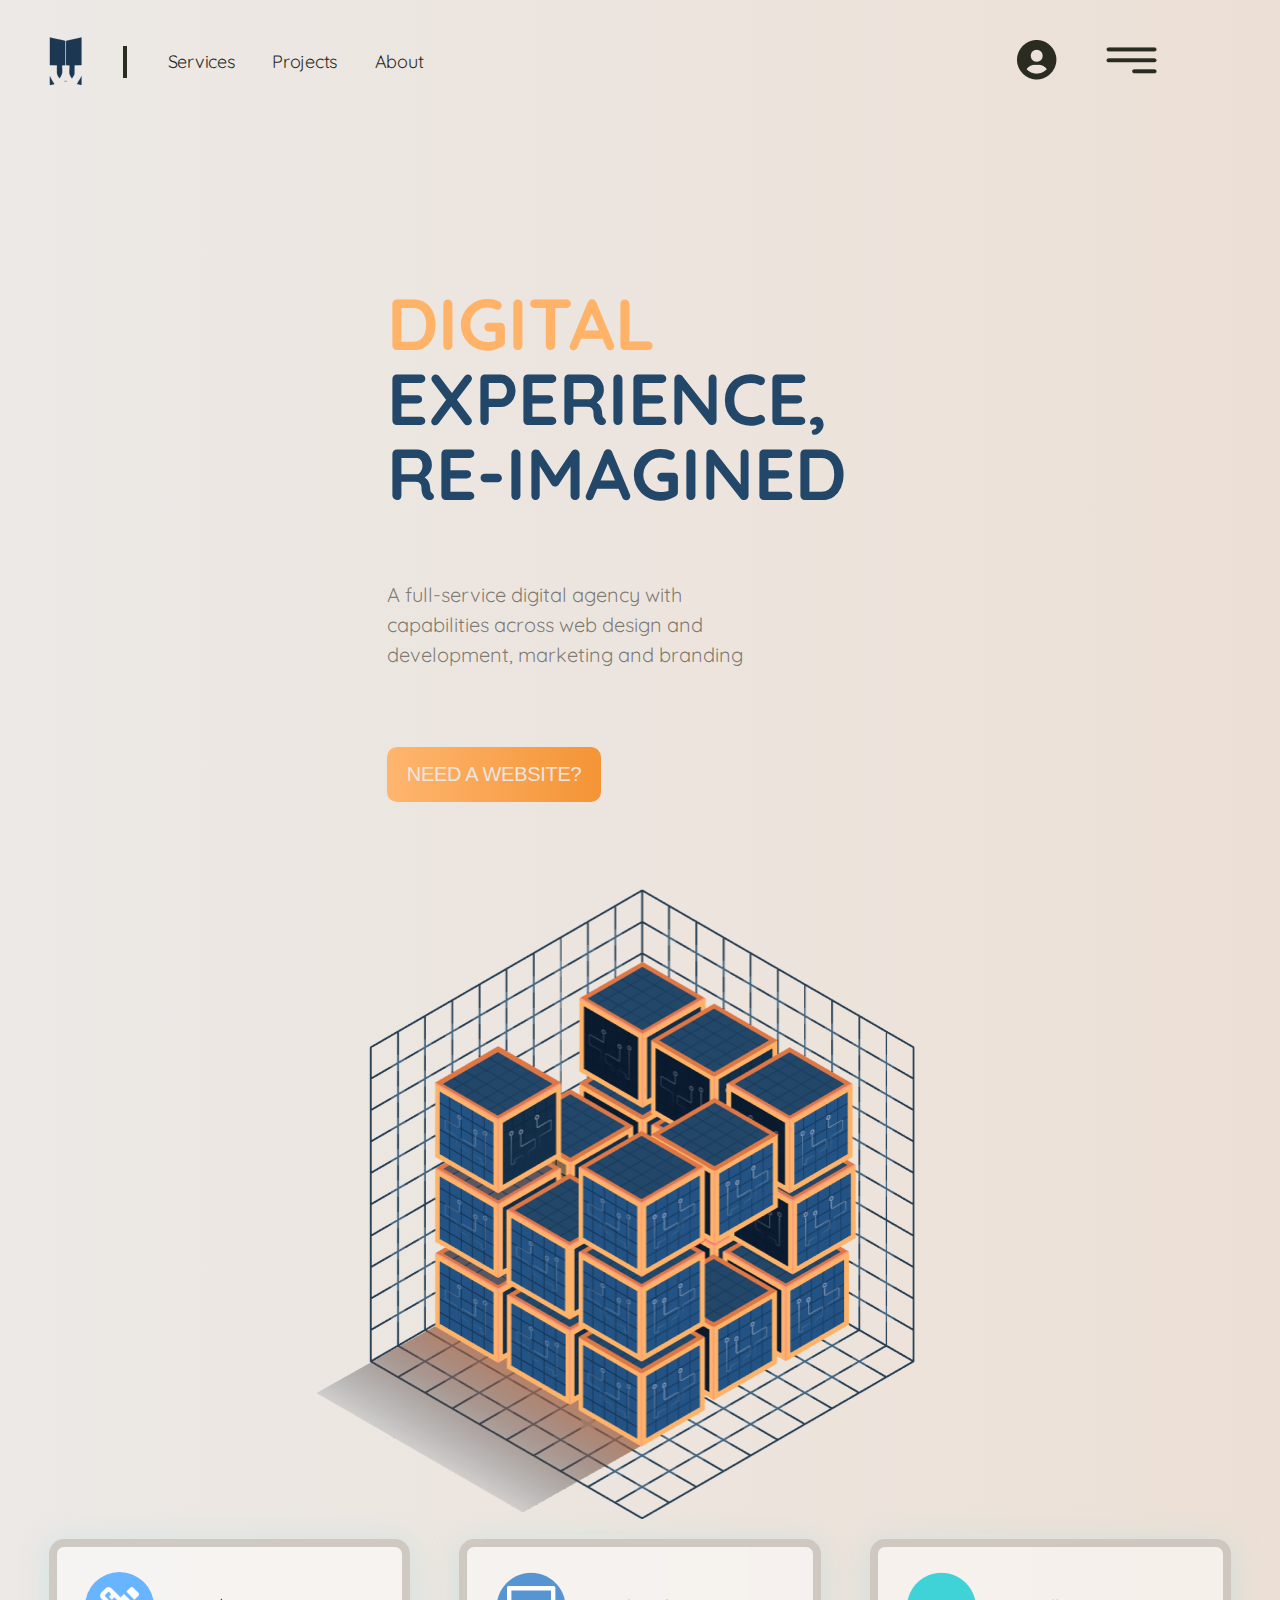
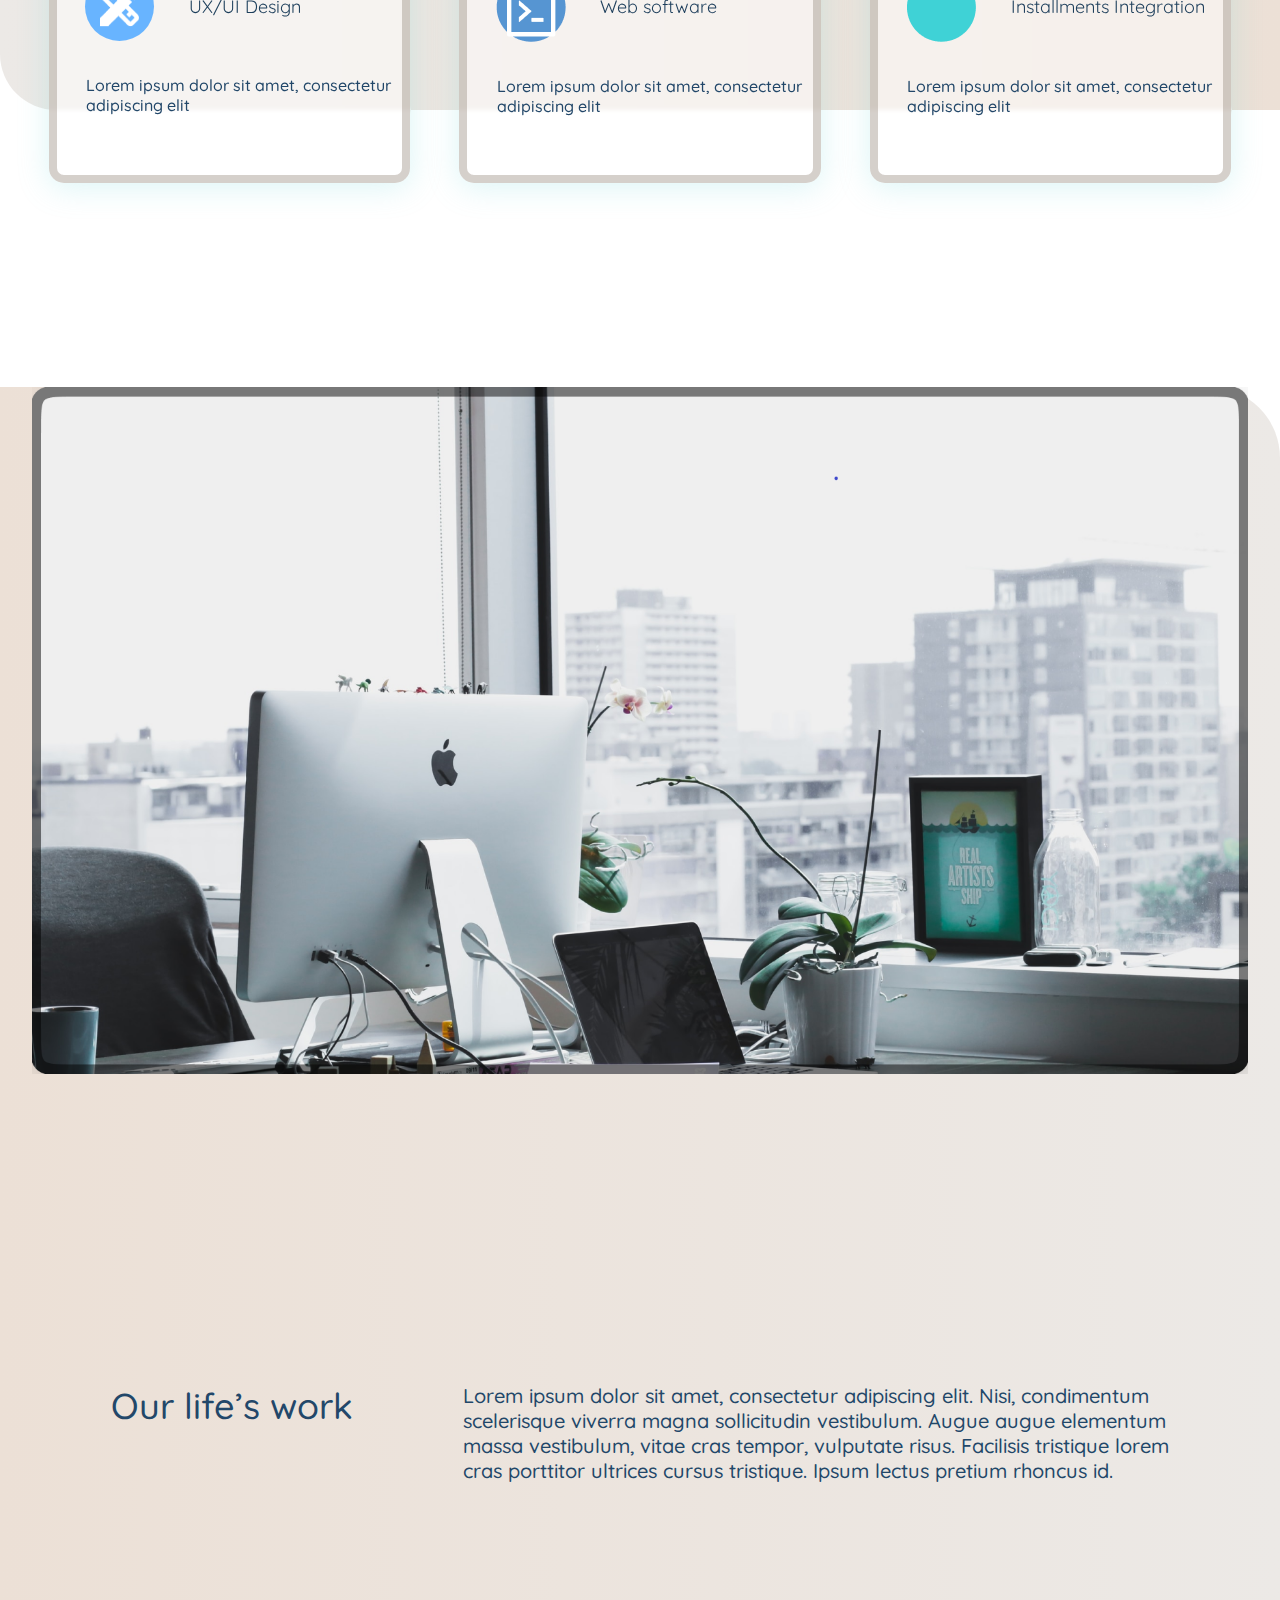
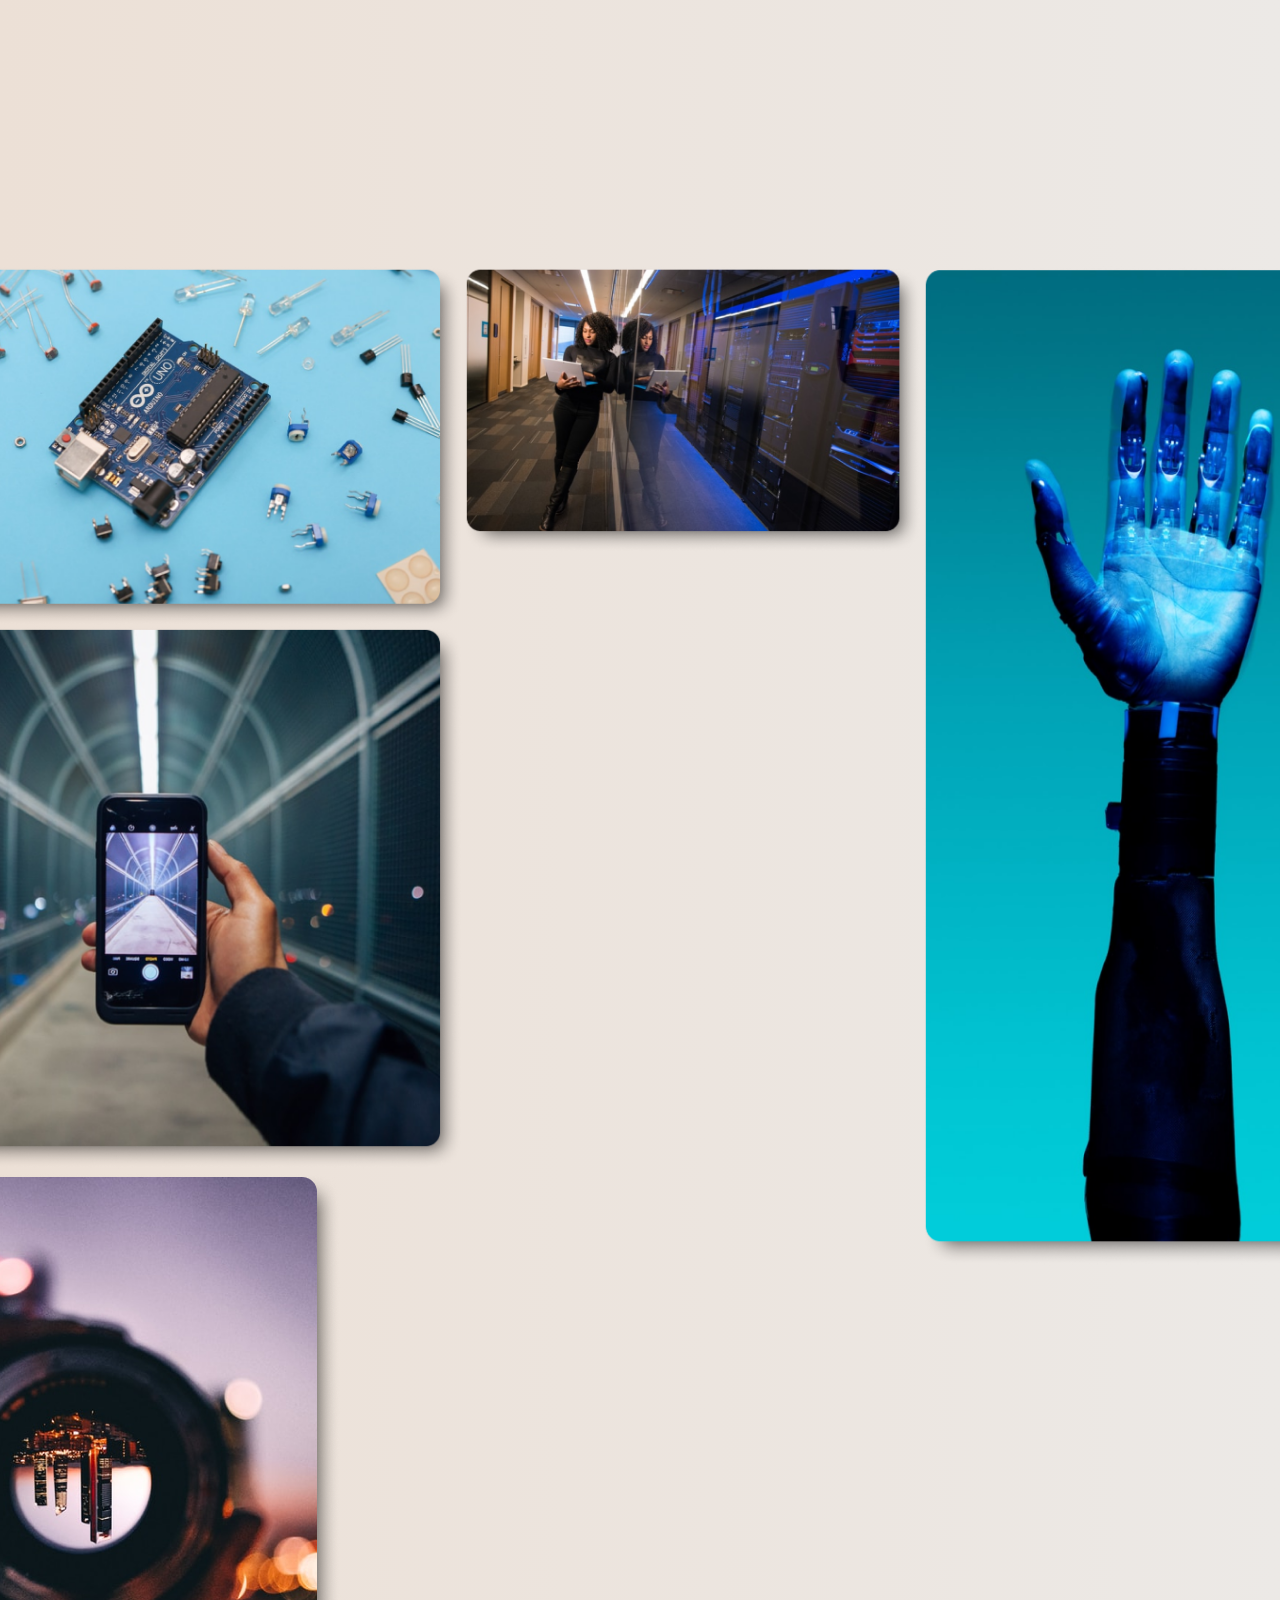
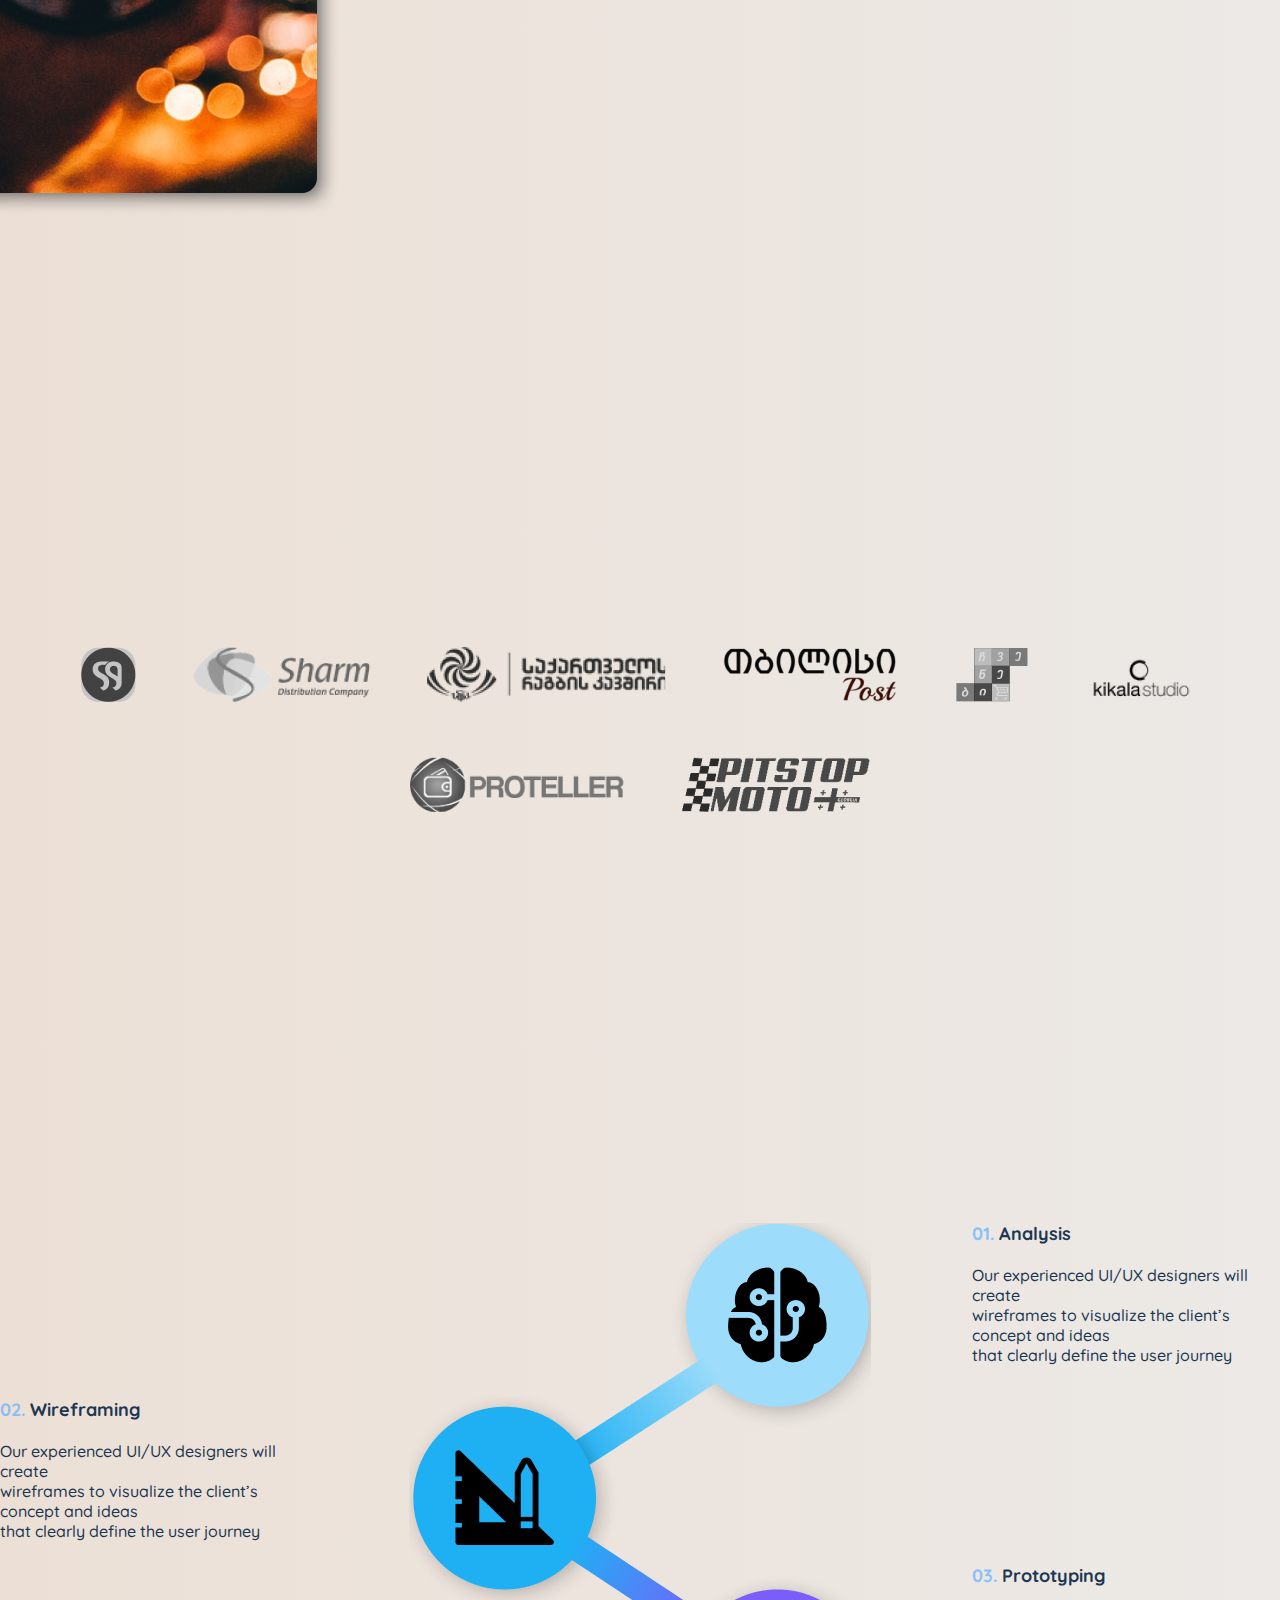
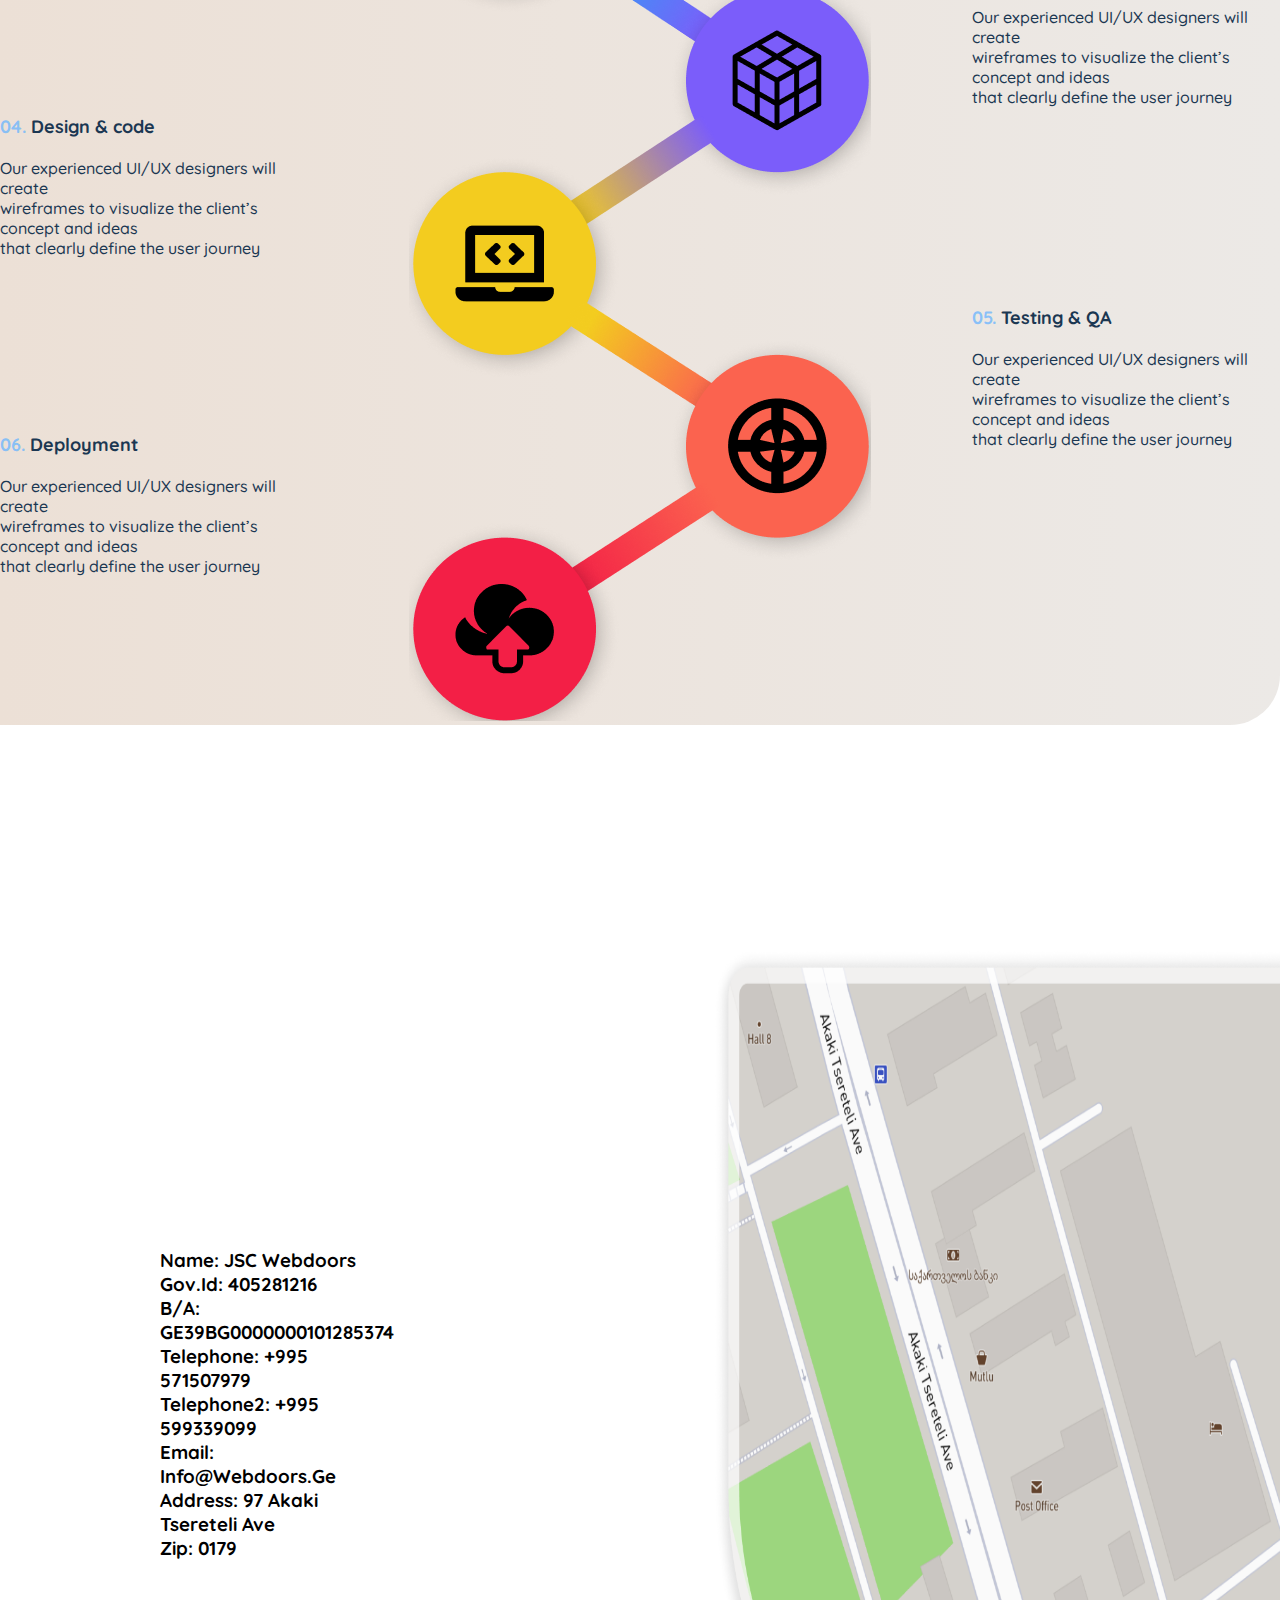
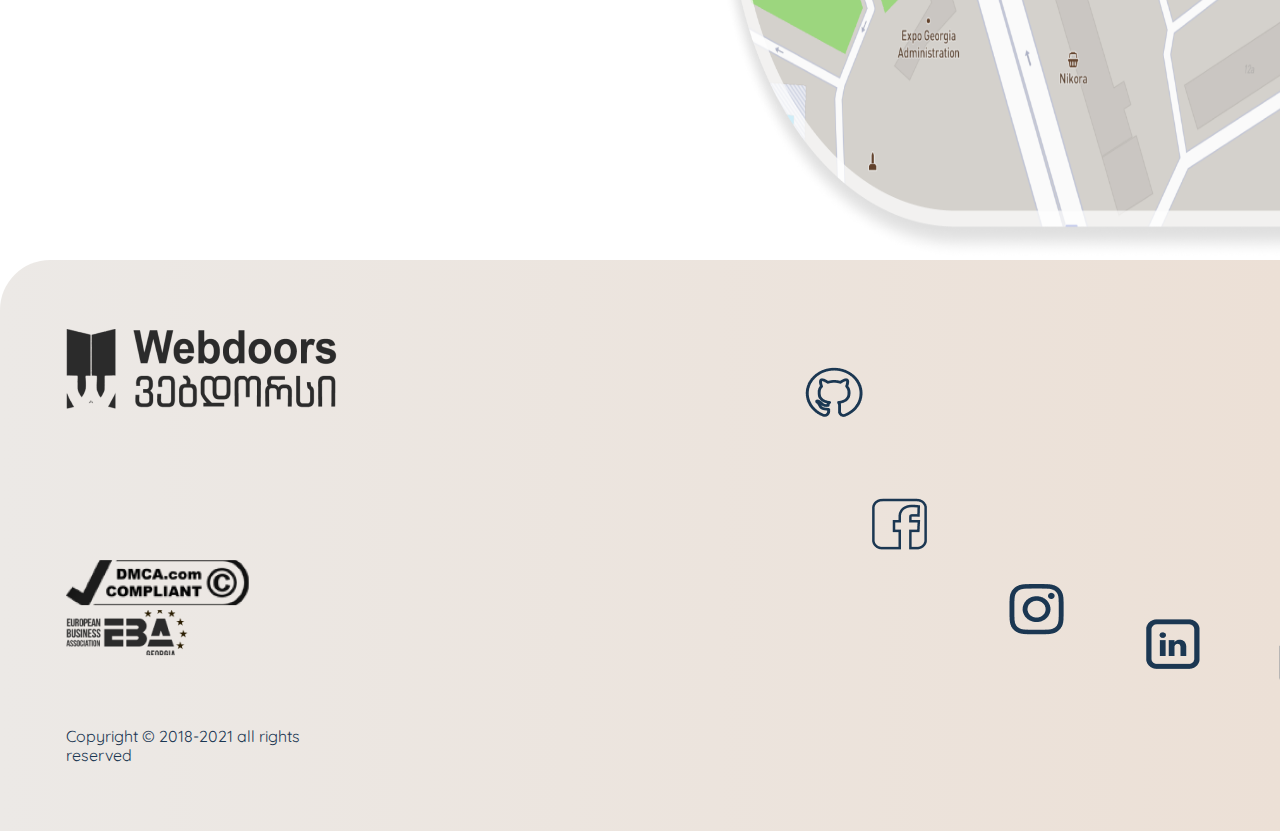
<file: bootstrap/index.html>
<!DOCTYPE html>
<html lang="en">
<head>
    <meta charset="UTF-8">
    <meta http-equiv="X-UA-Compatible" content="IE=edge">
    <meta name="viewport" content="width=device-width, initial-scale=1.0">
    <title>WebDoor</title>
    <link rel="icon" href="img/webdoor-logo.png" />
    <link rel="stylesheet" href="style.css">
    <link rel="preconnect" href="https://fonts.googleapis.com">
    <link rel="preconnect" href="https://fonts.gstatic.com" crossorigin>
    <link href="https://fonts.googleapis.com/css2?family=Quicksand:wght@700&display=swap" rel="stylesheet">
</head>
<body>
    <header class="header">
        <nav class="nav">
            <div class="navigation">
                <img src="img/webdoor-logo.png" alt="webdoor-logo">
                <div class="line"></div>
                <ul class="nav_links">
                    <li class="nav_item">
                        <a class="nav_link" href="#">Services</a>
                    </li>
                    <li class="nav_item">
                        <a class="nav_link" href="#">Projects</a>
                    </li>
                    <li class="nav_item">
                        <a class="nav_link" href="#">About</a>
                    </li>
                </ul>
            </div>
            <div class="nav-btns">
                <button class="reg-btn"><img src="img/user-reg-icon.png" alt="user-reg-icon"></button>
                <button class="burger-menu"><img src="img/burger-menu-icon.png" alt="burger-menu-icon"></button>
            </div>
        </nav>
        <div class="header-title">
            <div class="header-titles">
                <h1><span class="header-title-span">DIGITAL</span> <br>
                    EXPERIENCE, <br>
                    RE-IMAGINED</h1>
                <p>A full-service digital agency with <br> capabilities 
                    across web design and <br> development, marketing 
                    and branding
                </p>
                <button class="title-btn">Need a Website?</button>
            </div>
            <img class="cube-img" src="img/cube.png" alt="cube">
        </div>
        <div class="header-cards">
            <div class="card-box">
                <div class="flex-card">
                    <div class="logo-flex">
                        <img class="ui-ux-logo" src="img/ui-ux.png" alt=""> 
                    </div>
                    <span>UX/UI Design</span>
                </div>
                <p>Lorem ipsum dolor sit amet, consectetur adipiscing elit</p>
            </div>
            <div class="card-box">
                <div class="flex-card">
                    <img src="img/web-soft.png" alt=""> 
                    <span>Web software</span>
                </div>
                <p>Lorem ipsum dolor sit amet, consectetur adipiscing elit</p>
            </div>
            <div class="card-box">
                <div class="flex-card">
                    <img src="img/installments.png" alt=""> 
                    <span>Installments Integration</span>
                </div>
                <p>Lorem ipsum dolor sit amet, consectetur adipiscing elit</p>
            </div>
        </div>
    </header>

    <section id="section-1">
        <img class="large-img" src="img/section-1-img.png" alt="">
        <div class="section-1-content">
            <h3>Our life’s work</h3>
            <p>Lorem ipsum dolor sit amet, consectetur adipiscing elit. Nisi, condimentum<br>
                scelerisque viverra magna sollicitudin vestibulum. Augue augue elementum<br>
                massa vestibulum, vitae cras tempor, vulputate risus. Facilisis tristique lorem <br>
                cras porttitor ultrices cursus tristique. Ipsum lectus pretium rhoncus id. 
            </p>
        </div>
        <div class="puzzle">
            <div>
                <div class="puzzle-img">
                    <img class="motherboard" src="img/motherboard.png" alt="">
                    <img class="girl" src="img/girl.png" alt="">
                </div>
                <div>
                    <img class="phone" src="img/phone.png" alt="">
                    <img class="towers" src="img/towers.png" alt="">
                </div>
            </div>
            <img class="hend" src="img/hend.png" alt="">
        </div>
    </section>

    <section id="section-2">
        <div class="company">
            <img src="img/brand-1.png" alt="">
            <img src="img/sharm.png" alt="">
            <img src="img/ragbi.png" alt="">
            <img src="img/tbilisi.png" alt="">
            <img src="img/chvenebi.png" alt="">
            <img src="img/kikala.png" alt="">
            <img src="img/proteler.png" alt="">
            <img src="img/pitstop.png" alt="">
        </div>
        <div class="offers">
            <div class="section-2-products">
                <div class="prod-list">
                    <h3 class="numbers">02. <span class="section-2-span">Wireframing</span></h3> <br>
                    <p>
                        Our experienced UI/UX designers will create <br> wireframes to visualize the client’s concept and ideas <br> that clearly define the user journey
                    </p>
                </div>
                <div class="prod-list">
                    <h3 class="numbers">04. <span class="section-2-span">Design & code</span></h3> <br>
                    <p>
                        Our experienced UI/UX designers will create <br> wireframes to visualize the client’s concept and ideas <br> that clearly define the user journey
                    </p>
                </div>
                <div class="prod-list">
                    <h3 class="numbers">06. <span class="section-2-span">Deployment</span></h3> <br>
                    <p>
                        Our experienced UI/UX designers will create <br> wireframes to visualize the client’s concept and ideas <br> that clearly define the user journey
                    </p>
                </div>
            </div>

            <div class="section-2-img">
                <img src="img/dna.png" alt="">
            </div>

            <div class="section-2-products">
                <div class="prod-list-1">
                    <h3 class="numbers">01. <span class="section-2-span">Analysis</span></h3> <br>
                    <p>
                        Our experienced UI/UX designers will create <br> wireframes to visualize the client’s concept and ideas <br> that clearly define the user journey
                    </p>
                </div>
                <div class="prod-list-3">
                    <h3 class="numbers">03. <span class="section-2-span">Prototyping</span></h3> <br>
                    <p>
                        Our experienced UI/UX designers will create <br> wireframes to visualize the client’s concept and ideas <br> that clearly define the user journey
                    </p>
                </div>
                <div class="prod-list-5">
                    <h3 class="numbers">05. <span class="section-2-span">Testing & QA</span></h3> <br>
                    <p>
                        Our experienced UI/UX designers will create <br> wireframes to visualize the client’s concept and ideas <br> that clearly define the user journey
                    </p>
                </div>
            </div>
        </div>
    </section>
    
    <footer id="footer">
        <div class="contanct-info">
            <h3>Name: JSC Webdoors <br>
                Gov.Id: 405281216  <br>         
                B/A: GE39BG0000000101285374 <br>
                Telephone: +995 571507979 <br>
                Telephone2: +995 599339099  <br>
                Email: Info@Webdoors.Ge <br>
                Address: 97 Akaki Tsereteli Ave <br>
                Zip: 0179
            </h3>
                <img class="map" src="img/map.png" alt="map">
        </div>
        <div class="cosial-media">
            <div class="media">
                <div class="webdoors-footer-logo">
                    <img src="img/footer-webdoors-logo.png" alt="footer-webdoors-logo">
                </div>
                <div class="dmca">
                    <img src="img/dmca.png" alt="">
                    <img src="img/eba.png" alt="">
                </div>
                <p class="copyright">Copyright © 2018-2021 all rights reserved</p>
            </div>
            <div class="footer-social-icons">
                <img class="social-icons" src="img/social icons.png" alt="">
            </div>
        </div>
       
    </footer>
    
</body>
</html>
</file>
<file: bootstrap/style.css>
*{
    padding: 0px;
    margin: 0px;
}

body{
    font-family: 'Quicksand', sans-serif;
}

a{
    text-decoration: none;
}

.header{
    background: linear-gradient(90deg, #ECE9E6 0%, #ECE0D6 100%);
    border-radius: 0px 0px 0px 56px;
    width: 100%;
    position: relative;
}

.nav{
    display: flex;
    justify-content: space-between;
    padding: 37.36px 122.8px 0px 48.77px;
}

.navigation{
    display: flex;
    align-items: center;
}

.line{
    width: 0;
    height:28.63px;
    border: 2px solid #2A2B21;
    margin:0px 40.47px 0px 41.51px
}

.nav_links{
    display: flex;
    list-style-type: none;
}

.nav_item{
    margin-right: 37.6px;
}

.nav_link{
    font-size: 18px;
    line-height: 22px;
    text-align: justify;
    letter-spacing: -0.015em;
    color: #2A2B21;
}

.reg-btn, 
.burger-menu{
    padding: 0;
    border: none;
    background: none;
    cursor: pointer;
}

.nav-btns{
   display: flex;
}

.burger-menu img{
    width: 51.05px;
    height: 27.6px;
}

.burger-menu{
    margin-left: 49.59px;
}

.header-title{
    display: flex;
    justify-content: space-around;
    margin: 200px 205.41px 0px 158px;
    padding-bottom: 191px;
    flex-wrap: wrap;
}

.header-title-span{
    color: #FFB368;
}

.header-titles h1 {
    font-size: 72px;
    line-height: 75px;
    color: #224769;
    height: 293.58px;
}

.header-titles p {
    font-size: 20px;
    line-height: 30px;
    color: rgba(42, 43, 33, 0.58);
    height: 116.59px;
}

.title-btn{
    font-size: 20px;
    line-height: 25px;
    letter-spacing: -0.015em;
    text-transform: uppercase;
    color: #ECE6E1;
    background: linear-gradient(90deg, rgba(255, 179, 104, 0.95) 0%, rgba(245, 145, 46, 0.95) 96.35%);
    border-radius: 10px;
    padding: 15px 20px;
    border: none;
    margin: 50.57px 0px 87.09px 0px;
    cursor: pointer;
}

.cube-img{
    width: 598.4px;
}

.header-cards{
    display: flex;
    justify-content: space-evenly;
    align-items: center;
    position: absolute;
    top: 90%;
    width: 100%;
    
}

.card-box{
    background-color: rgba(255, 255, 255, 0.5);
    border: 8px solid rgba(150, 137, 124, 0.4);
    box-shadow: 0px 4px 30px 1px rgba(121, 220, 225, 0.25);
    backdrop-filter: blur(2px);
    border-radius: 15px;
    height: 228.81px;
    width: 27%;
}

.card-box p{
    margin-left: 29.56px;
    font-weight: 500;
    font-size: 16px;
    line-height: 20px;
    color: #224769;
}

.flex-card{
    display: flex;
    align-items: center;
    gap: 34.45px;
    padding: 25.82px 0px 33.88px 28.69px;
}

.flex-card span{
    font-size: 18px;
    line-height: 22px;
    color: #1D3E5B;
}

.logo-flex{
    display: flex;
    align-items: center;
    justify-content: center;
    height: 68.89px;
    width: 68.89px;
    background-color: #68B4FF;
    border-radius: 100%;
}

.ui-ux-logo{
    height: 40px;
    width: 40px;
}

#section-1{
    margin-top: 277px;
    background: linear-gradient(90deg, #ECE0D6 0%, #ECE9E6 100%);
    border-radius: 0px 71px 0px 0px;
}

.large-img{
    display: block;
    margin: auto;
    width: 95%;
}

.section-1-content{
    display: flex;
    justify-content: space-evenly;
    margin-top: 308.99px;
}

.section-1-content h3 {
    font-weight: 500;
    font-size: 36px;
    line-height: 45px;
    color: #224769;
}

.section-1-content p {
    font-weight: 500;
    font-size: 20px;
    line-height: 25px;
    text-align: justify;
    color: #224769;
}

.puzzle{
    display: flex;
    margin-top:383px;
    justify-content: center;
}
.puzzle-img{
    display: flex;
}
.motherboard{
    width: 609px;
    height: 360px;
}

.girl{
    width: 459px;
    height: 287px;
}

.phone{
    width: 609px;
    height: 543px;
}

.tower{
    width: 459px;
    height: 616px;
}

.hend{
    width: 504px;
    height: 1000px;
}

#section-2{
    background: linear-gradient(90deg, #ECE0D6 0%, #ECE9E6 100%);
    border-radius: 0px 0px 50px 0px;
}

.company{
    display: flex;
    align-items: baseline;
    justify-content: center;
    gap: 55.66px;
    flex-wrap: wrap;
    padding-top: 426px;
}

.offers{
    display: flex;
    justify-content: center;
    margin-top: 410.63px;
    gap: 101px;
}

.numbers{
    font-size: 18px;
    line-height: 22px;
    color: rgba(104, 180, 255, 0.75);
}

.section-2-span{
    font-size: 18px;
    line-height: 22px;
    color: #1B3752;
}

.section-2-products{
    flex-wrap: wrap;
}

.section-2-products p{
    color: #1B3752;
    font-weight: 500;
}

.prod-list{
    padding-top: 57%;
}

.prod-list-3{
    padding-top: 65%;
}

.prod-list-5{
    padding-top: 65%;
}

#footer{
    margin-top: 222px;
    position: relative;
}

.contanct-info{
    display: flex;
    justify-content: center;
    align-items: center;
}
.contanct-info h3{
    margin: 0px 319px 0px 221px;
}
.map{
    width: 49%;
    height: 913px;
}

.cosial-media{
    display: flex;
    background: linear-gradient(90deg, #ECE9E6 0%, #ECE0D6 100%);
    border-radius: 50px 0px 0px 0px;
}

.webdoors-footer-logo{
    padding: 66.06px 0px 137.75px 66.06px;
}

.dmca{
    padding-left: 66.06px;
    gap:33.73px
}

.copyright{
    padding: 67.47px 0px 66.06px 66.06px;
    font-weight: 400;
    font-size: 16px;
    line-height: 19px;
    color: #1B3752;
}

.social-icons{
    margin:87px 73px 0px 392px;
}
</file>
